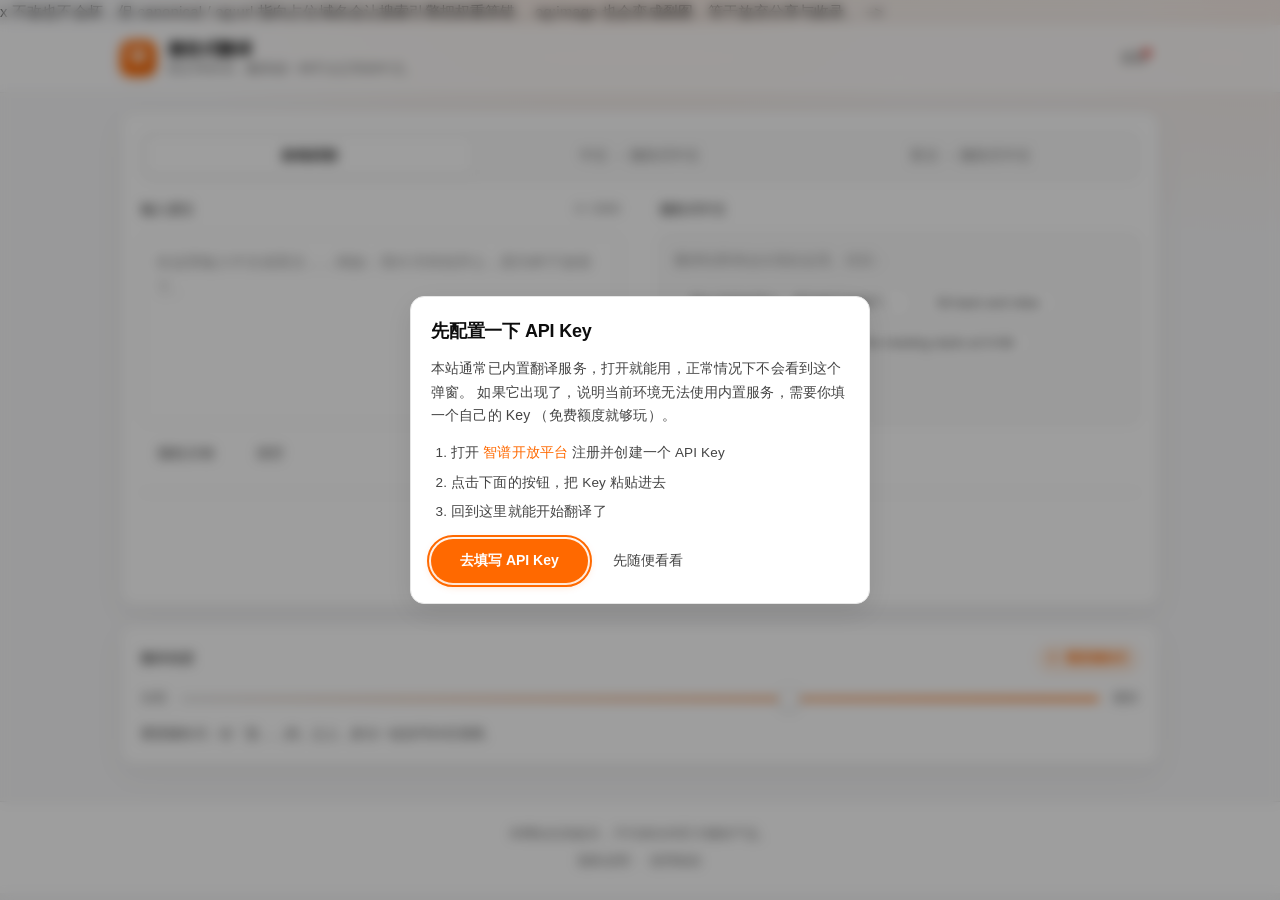
<file: index.html>
<!DOCTYPE html>
<html lang="zh-CN">
<head>
<meta charset="UTF-8" />
<!-- viewport-fit=cover 用于适配 iPhone 刘海屏安全区域 -->
<meta name="viewport" content="width=device-width, initial-scale=1.0, viewport-fit=cover" />
<meta name="theme-color" content="#ff6900" />
<meta name="color-scheme" content="light dark" />

x
     不改也不会坏，但 canonical / og:url 指向占位域名会让搜索引擎把权重算错，
     og:image 也会变成裂图，等于放弃分享与收录。 -->
<title>微软式翻译｜把正常的话，翻译成一种不太正常的中文</title>
<meta name="description" content="输入一句正常的中文或英文，AI 把它改写成一本正经、生硬、直译、语序奇怪但依然看得懂的“微软式中文”。纯娱乐小工具，支持四档机器味调节。" />
<meta name="keywords" content="微软式翻译,机翻,机器翻译,整活,翻译器,娱乐" />
<meta name="robots" content="index, follow" />
<link rel="canonical" href="https://xiiiii422.github.io/msstyle-translate/" />

<!-- Open Graph -->
<meta property="og:type" content="website" />
<meta property="og:site_name" content="微软式翻译" />
<meta property="og:title" content="微软式翻译｜把正常的话，翻译成一种不太正常的中文" />
<meta property="og:description" content="输入一句正常的中文或英文，得到一段一本正经、生硬、直译、语序奇怪的“微软式中文”。纯娱乐。" />
<meta property="og:url" content="https://xiiiii422.github.io/msstyle-translate/" />
<meta property="og:image" content="https://xiiiii422.github.io/msstyle-translate/og-image.png" />
<meta property="og:image:type" content="image/png" />
<meta property="og:image:width" content="1200" />
<meta property="og:image:height" content="630" />
<meta property="og:locale" content="zh_CN" />

<!-- Twitter Card -->
<meta name="twitter:card" content="summary_large_image" />
<meta name="twitter:title" content="微软式翻译" />
<meta name="twitter:description" content="把正常的话，翻译成一种不太正常的中文。" />
<meta name="twitter:image" content="https://xiiiii422.github.io/msstyle-translate/og-image.png" />

<!-- 安全：不把完整 URL 泄露给第三方 -->
<meta name="referrer" content="strict-origin-when-cross-origin" />

<!-- 图标：SVG 给现代浏览器，PNG 给 iOS 主屏与 PWA 安装（iOS 不认 SVG） -->
<link rel="icon" href="icon.svg" type="image/svg+xml" />
<link rel="apple-touch-icon" href="icon-180.png" />
<link rel="manifest" href="manifest.webmanifest" />

<link rel="stylesheet" href="style.css" />
</head>
<body>

<a class="skip-link" href="#inputText">跳到输入框</a>

<!-- ===== 顶部标题 ===== -->
<header class="site-header">
  <div class="wrap header-inner">
    <div class="brand">
      <span class="brand-mark" aria-hidden="true">译</span>
      <div class="brand-text">
        <h1>微软式翻译</h1>
        <p class="tagline">把正常的话，翻译成一种不太正常的中文。</p>
      </div>
    </div>
    <button type="button" class="btn btn-ghost btn-small" id="settingsBtn"
            aria-expanded="false" aria-controls="settingsPanel">设置</button>
  </div>
</header>

<!-- ===== 设置面板（API Key 等） ===== -->
<section class="settings-panel" id="settingsPanel" hidden aria-label="设置">
  <div class="wrap">
    <div class="card settings-card">
      <div class="pane-head">
        <h2 class="pane-title">设置</h2>
        <button type="button" class="btn btn-ghost btn-small" id="settingsCloseBtn">关闭</button>
      </div>

      <div class="field">
        <label class="field-label" for="apiKeyInput">用自己的 API Key（可选）</label>
        <div class="field-row">
          <input type="password" id="apiKeyInput" class="text-input"
                 placeholder="粘贴你的智谱 API Key"
                 autocomplete="off" spellcheck="false" aria-describedby="apiKeyHelp" />
          <button type="button" class="btn btn-ghost" id="toggleKeyBtn"
                  aria-pressed="false" aria-label="显示或隐藏 API Key">显示</button>
        </div>
        <p class="field-help" id="apiKeyHelp">
          本站已内置翻译服务，通常不需要填。只有在想用自己额度、
          或公用额度用尽时才需要。填写的 Key 只保存在你自己浏览器的
          localStorage 里，不会上传到本网站以外的地方。
          <a href="https://bigmodel.cn/usercenter/proj-mgmt/apikeys" target="_blank" rel="noopener noreferrer">获取免费 Key</a>
        </p>
      </div>

      <div class="field">
        <label class="field-label" for="modelSelect">模型</label>
        <select id="modelSelect" class="text-input">
          <option value="glm-4-flash-250414">glm-4-flash-250414（推荐，稳定）</option>
          <option value="glm-4.7-flash">glm-4.7-flash（高峰期易限流）</option>
          <option value="glm-4-flash">glm-4-flash</option>
        </select>
        <p class="field-help">首选模型不可用时会自动切换到备用模型。</p>
      </div>

      <div class="settings-actions">
        <button type="button" class="btn btn-primary" id="saveKeyBtn">保存设置</button>
        <button type="button" class="btn btn-ghost" id="clearKeyBtn">清除我的 Key</button>
      </div>

      <p class="field-help" id="keyStatus" role="status" aria-live="polite"></p>

      <p class="notice notice-inline">
        安全说明：本站的翻译服务由页面内置的加密 Key 提供。纯前端无法真正
        保密 API Key，这一层混淆挡得住随手扒源码和密钥扫描，但挡不住刻意逆向。
        如需严格保密，请改用服务端代理（见 README）。
      </p>
    </div>
  </div>
</section>

<!-- ===== 首次使用引导（仅在内置服务不可用时才会出现） ===== -->
<div class="onboarding" id="onboarding" hidden>
  <div class="card onboarding-card" role="dialog" aria-modal="true" aria-labelledby="onboardingTitle">
    <h2 id="onboardingTitle">先配置一下 API Key</h2>
    <p>
      本站通常已内置翻译服务，打开就能用，正常情况下不会看到这个弹窗。
      如果它出现了，说明当前环境无法使用内置服务，需要你填一个自己的 Key
      （免费额度就够玩）。
    </p>
    <ol class="onboarding-steps">
      <li>打开 <a href="https://bigmodel.cn/usercenter/proj-mgmt/apikeys" target="_blank" rel="noopener noreferrer">智谱开放平台</a> 注册并创建一个 API Key</li>
      <li>点击下面的按钮，把 Key 粘贴进去</li>
      <li>回到这里就能开始翻译了</li>
    </ol>
    <div class="onboarding-actions">
      <button type="button" class="btn btn-primary" id="onboardingSetupBtn">去填写 API Key</button>
      <button type="button" class="btn btn-ghost" id="onboardingSkipBtn">先随便看看</button>
    </div>
  </div>
</div>

<main class="wrap" id="main">

  <!-- ===== 翻译主卡片（含语言模式） ===== -->
  <section class="card translate-card">

    <div class="mode-row" role="radiogroup" aria-label="选择翻译模式">
      <span class="mode-thumb" aria-hidden="true"></span>
      <label class="mode-option">
        <input type="radio" name="mode" value="auto" checked />
        <span>自动识别</span>
      </label>
      <label class="mode-option">
        <input type="radio" name="mode" value="zh" />
        <span>中文 → 微软式中文</span>
      </label>
      <label class="mode-option">
        <input type="radio" name="mode" value="en" />
        <span>英文 → 微软式中文</span>
      </label>
    </div>

    <div class="panes">
      <!-- 输入区 -->
      <div class="pane">
        <div class="pane-head">
          <label class="pane-title" for="inputText">输入原文</label>
          <span class="counter" id="charCounter">0 / 2000</span>
        </div>

        <textarea
          id="inputText"
          class="text-area"
          placeholder="在这里输入中文或英文……例如：我今天特别开心，因为终于放假了。"
          maxlength="2000"
          rows="6"
          spellcheck="false"
          aria-describedby="inputHint"
          autocomplete="off"></textarea>

        <div class="pane-foot">
          <button type="button" class="btn btn-ghost" id="randomBtn">随机示例</button>
          <button type="button" class="btn btn-ghost" id="clearBtn">清空</button>
        </div>
      </div>

      <!-- 中间的箭头（PC 显示箭头，手机显示向下箭头） -->
      <div class="pane-arrow" aria-hidden="true">
        <span class="arrow-glyph">→</span>
      </div>

      <!-- 输出区 -->
      <div class="pane">
        <div class="pane-head">
          <span class="pane-title" id="outputTitle">微软式中文</span>
          <span class="status" id="statusText" role="status" aria-live="polite"></span>
        </div>

        <div class="text-area output-area" id="outputText" tabindex="0"
             role="region" aria-labelledby="outputTitle" aria-live="polite" aria-busy="false">
          <p class="output-placeholder">翻译结果将会出现在这里。它可能不太通顺，但它是认真的。</p>
        </div>

        <div class="pane-foot">
          <button type="button" class="btn btn-ghost" id="copyBtn" disabled>复制结果</button>
          <button type="button" class="btn btn-ghost" id="retryBtn" disabled>重新翻译</button>
        </div>
      </div>
    </div>

    <!-- 主按钮 -->
    <div class="actions">
      <button type="button" class="btn btn-primary" id="translateBtn">开始翻译</button>
      <button type="button" class="btn btn-ghost" id="cancelBtn" hidden>取消</button>
      <p class="hint" id="inputHint">按 <kbd>Ctrl</kbd> <kbd>↵</kbd>（Mac 为 <kbd>⌘</kbd> <kbd>↵</kbd>）也可以开始翻译。最多 2000 字。</p>
    </div>
  </section>

  <!-- ===== 翻译程度 ===== -->
  <section class="card level-card" aria-label="翻译程度">
    <div class="pane-head">
      <label class="pane-title" for="levelRange">翻译程度</label>
      <span class="level-badge" id="levelLabel">3 · 重度微软式</span>
    </div>

    <div class="slider-row">
      <span class="slider-end">自然</span>
      <input type="range" id="levelRange" min="1" max="4" step="1" value="3"
             aria-describedby="levelDesc"
             aria-valuetext="3 · 重度微软式" />
      <span class="slider-end">微软</span>
    </div>

    <p class="level-desc" id="levelDesc">重度微软式：在「是……的」之上，多出一处括号补充强调。</p>
  </section>

  <!-- ===== 历史记录 ===== -->
  <section class="card history-card" id="historyCard" aria-label="历史记录">
    <div class="pane-head">
      <span class="pane-title" id="historyTitle">历史记录</span>
      <button type="button" class="btn btn-ghost btn-small" id="clearHistoryBtn">清空历史</button>
    </div>
    <ul class="history-list" id="historyList" aria-labelledby="historyTitle">
      <li class="history-empty">还没有记录。你的前 10 次翻译将被保存在这台设备上。</li>
    </ul>
    <button type="button" class="btn btn-ghost btn-small history-close"
            id="historyCloseBtn" aria-label="关闭历史记录">关闭</button>
  </section>

  <!-- 移动端历史入口（浮在右下角，桌面隐藏） -->
  <button type="button" class="history-fab" id="historyFab"
          aria-controls="historyCard" aria-expanded="false">历史</button>

</main>

<!-- ===== 底部 ===== -->
<footer class="site-footer">
  <div class="wrap">
    <p>本网站仅供娱乐，不代表任何官方微软产品。</p>
    <p class="footer-links">
      <a href="privacy.html">隐私说明</a>
      <span aria-hidden="true">·</span>
      <a href="terms.html">使用条款</a>
    </p>
  </div>
</footer>

<!-- 轻量提示条（复制成功 / 错误提示） -->
<div class="toast" id="toast" role="status" aria-live="polite"></div>

<!-- 允许部署者通过外部文件覆盖默认配置（可选，见 README）：
     config.js 不存在时会触发 404，这是正常的，onerror 里给一句提示方便排查。
     四个脚本都用 defer，保持执行顺序且不阻塞解析。
     顺序很重要：config.js → secret.js → prompt.js → script.js
       secret.js 里是加密的内置 Key，必须在 script.js 之前就位。 -->
<script src="config.js" defer onerror="console.warn('[微软式翻译] config.js 未找到，将使用 script.js 里的默认配置（这是正常的）。')"></script>
<script src="secret.js" defer></script>
<script src="prompt.js" defer onerror="console.error('[微软式翻译] prompt.js 加载失败，页面无法工作。')"></script>
<script src="script.js" defer></script>
</body>
</html>
</file>
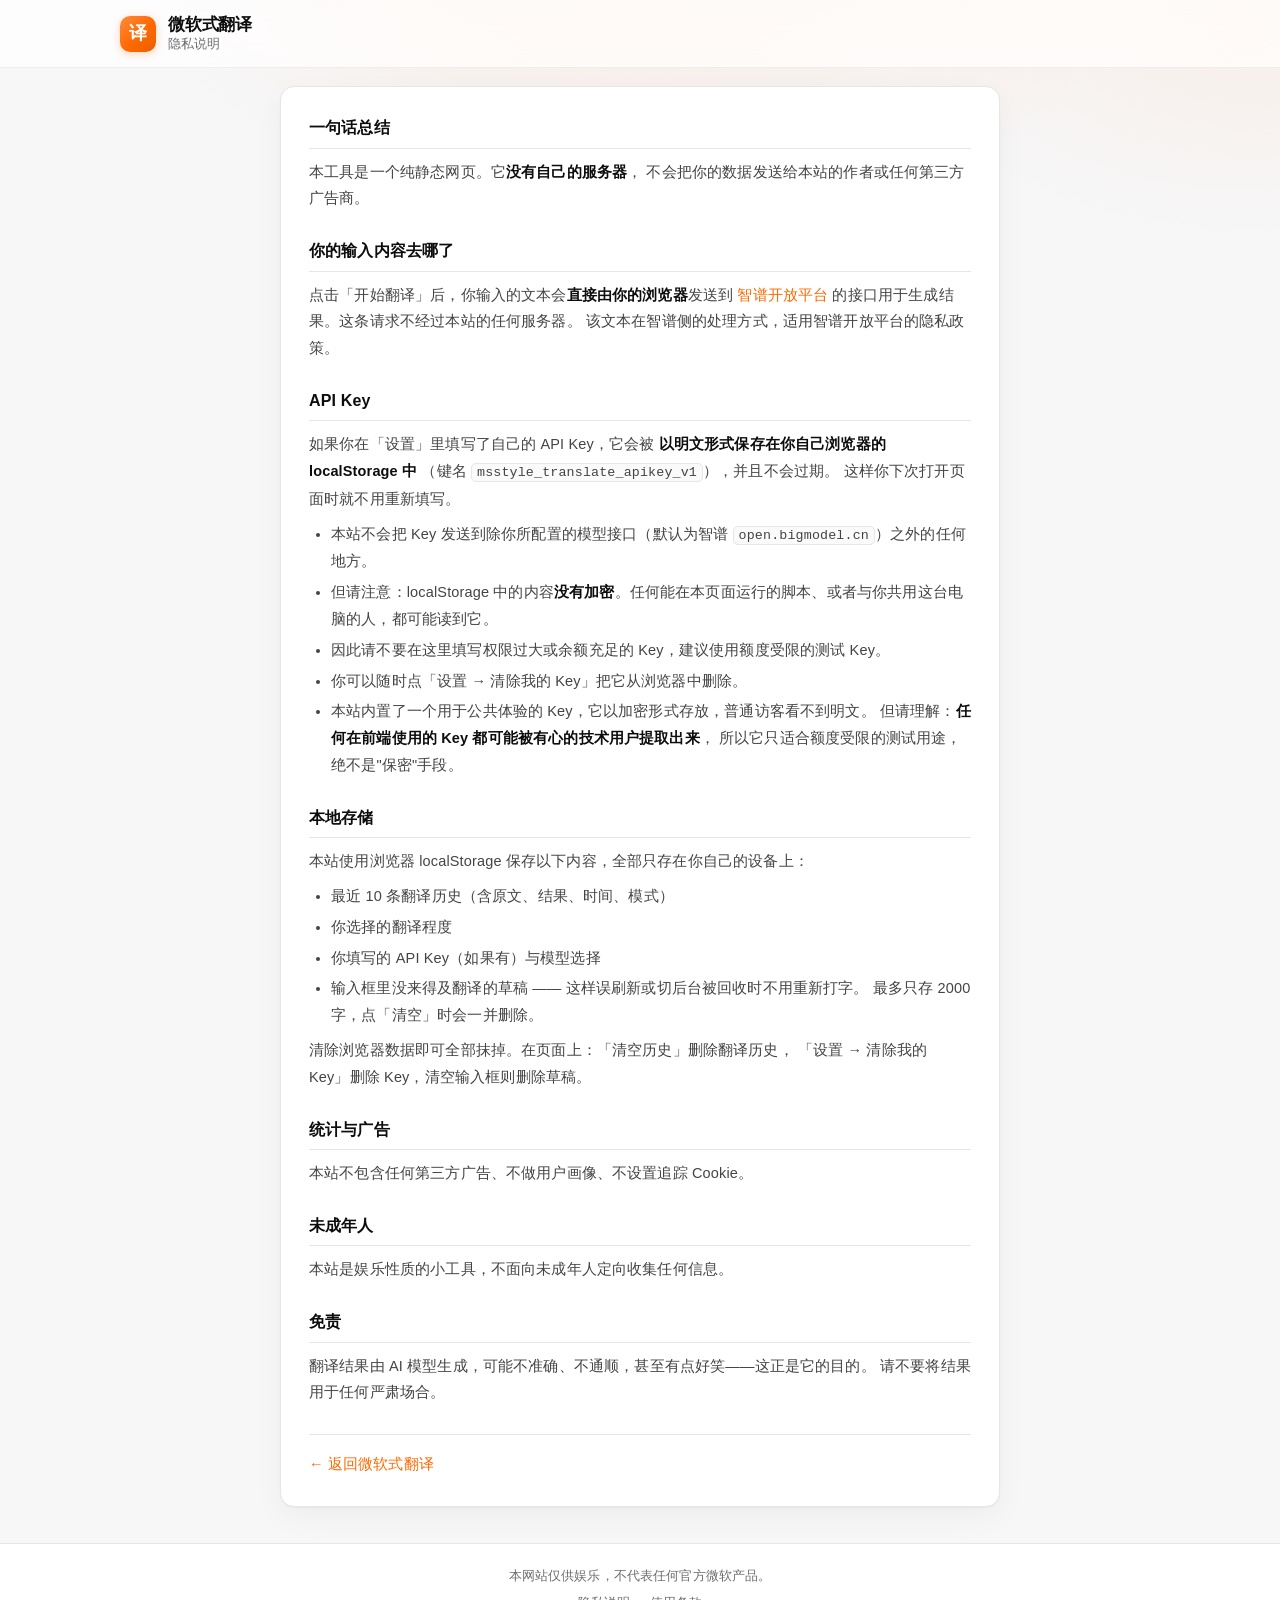
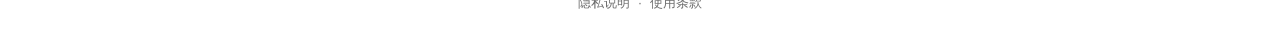
<file: privacy.html>
<!DOCTYPE html>
<html lang="zh-CN">
<head>
<meta charset="UTF-8" />
<meta name="viewport" content="width=device-width, initial-scale=1.0, viewport-fit=cover" />
<meta name="theme-color" content="#ff6900" />
<meta name="robots" content="index, follow" />
<title>隐私说明｜微软式翻译</title>
<meta name="description" content="微软式翻译的隐私说明：本工具不上传、不存储你的任何数据。" />
<link rel="icon" href="icon.svg" />
<link rel="stylesheet" href="style.css" />
</head>
<body>

<header class="site-header">
  <div class="wrap header-inner">
    <div class="brand">
      <a class="brand-mark" href="index.html" aria-label="返回首页">译</a>
      <div class="brand-text">
        <h1><a class="plain-link" href="index.html">微软式翻译</a></h1>
        <p class="tagline">隐私说明</p>
      </div>
    </div>
  </div>
</header>

<main class="wrap">
  <article class="card doc">
    <h2>一句话总结</h2>
    <p>
      本工具是一个纯静态网页。它<strong>没有自己的服务器</strong>，
      不会把你的数据发送给本站的作者或任何第三方广告商。
    </p>

    <h2>你的输入内容去哪了</h2>
    <p>
      点击「开始翻译」后，你输入的文本会<strong>直接由你的浏览器</strong>发送到
      <a href="https://open.bigmodel.cn/" target="_blank" rel="noopener noreferrer">智谱开放平台</a>
      的接口用于生成结果。这条请求不经过本站的任何服务器。
      该文本在智谱侧的处理方式，适用智谱开放平台的隐私政策。
    </p>

    <h2>API Key</h2>
    <p>
      如果你在「设置」里填写了自己的 API Key，它会被
      <strong>以明文形式保存在你自己浏览器的 localStorage 中</strong>
      （键名 <code>msstyle_translate_apikey_v1</code>），并且不会过期。
      这样你下次打开页面时就不用重新填写。
    </p>
    <ul>
      <li>本站不会把 Key 发送到除你所配置的模型接口（默认为智谱 <code>open.bigmodel.cn</code>）之外的任何地方。</li>
      <li>但请注意：localStorage 中的内容<strong>没有加密</strong>。任何能在本页面运行的脚本、或者与你共用这台电脑的人，都可能读到它。</li>
      <li>因此请不要在这里填写权限过大或余额充足的 Key，建议使用额度受限的测试 Key。</li>
      <li>你可以随时点「设置 → 清除我的 Key」把它从浏览器中删除。</li>
      <li>
        本站内置了一个用于公共体验的 Key，它以加密形式存放，普通访客看不到明文。
        但请理解：<strong>任何在前端使用的 Key 都可能被有心的技术用户提取出来</strong>，
        所以它只适合额度受限的测试用途，绝不是"保密"手段。
      </li>
    </ul>

    <h2>本地存储</h2>
    <p>本站使用浏览器 localStorage 保存以下内容，全部只存在你自己的设备上：</p>
    <ul>
      <li>最近 10 条翻译历史（含原文、结果、时间、模式）</li>
      <li>你选择的翻译程度</li>
      <li>你填写的 API Key（如果有）与模型选择</li>
      <li>输入框里没来得及翻译的草稿 —— 这样误刷新或切后台被回收时不用重新打字。
        最多只存 2000 字，点「清空」时会一并删除。</li>
    </ul>
    <p>清除浏览器数据即可全部抹掉。在页面上：「清空历史」删除翻译历史，
      「设置 → 清除我的 Key」删除 Key，清空输入框则删除草稿。</p>

    <h2>统计与广告</h2>
    <p>本站不包含任何第三方广告、不做用户画像、不设置追踪 Cookie。</p>

    <h2>未成年人</h2>
    <p>本站是娱乐性质的小工具，不面向未成年人定向收集任何信息。</p>

    <h2>免责</h2>
    <p>
      翻译结果由 AI 模型生成，可能不准确、不通顺，甚至有点好笑——这正是它的目的。
      请不要将结果用于任何严肃场合。
    </p>

    <p class="doc-back"><a href="index.html">← 返回微软式翻译</a></p>
  </article>
</main>

<footer class="site-footer">
  <div class="wrap">
    <p>本网站仅供娱乐，不代表任何官方微软产品。</p>
    <p class="footer-links">
      <a href="privacy.html">隐私说明</a>
      <span aria-hidden="true">·</span>
      <a href="terms.html">使用条款</a>
    </p>
  </div>
</footer>

</body>
</html>
</file>
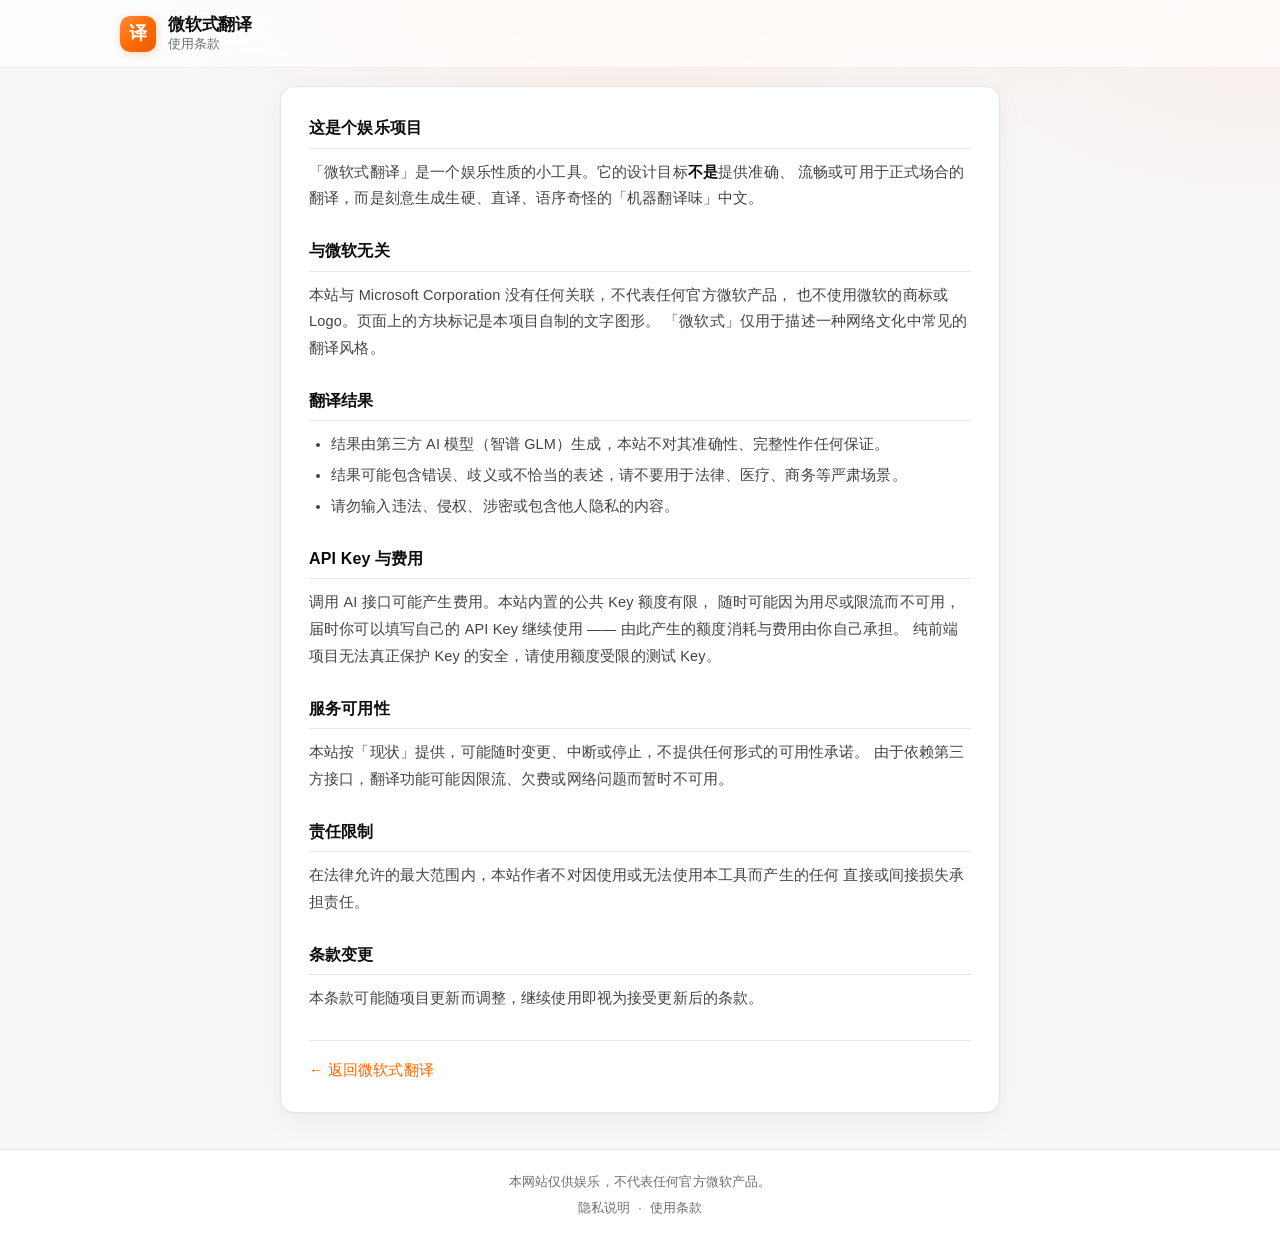
<file: terms.html>
<!DOCTYPE html>
<html lang="zh-CN">
<head>
<meta charset="UTF-8" />
<meta name="viewport" content="width=device-width, initial-scale=1.0, viewport-fit=cover" />
<meta name="theme-color" content="#ff6900" />
<meta name="robots" content="index, follow" />
<title>使用条款｜微软式翻译</title>
<meta name="description" content="微软式翻译的使用条款。" />
<link rel="icon" href="icon.svg" />
<link rel="stylesheet" href="style.css" />
</head>
<body>

<header class="site-header">
  <div class="wrap header-inner">
    <div class="brand">
      <a class="brand-mark" href="index.html" aria-label="返回首页">译</a>
      <div class="brand-text">
        <h1><a class="plain-link" href="index.html">微软式翻译</a></h1>
        <p class="tagline">使用条款</p>
      </div>
    </div>
  </div>
</header>

<main class="wrap">
  <article class="card doc">
    <h2>这是个娱乐项目</h2>
    <p>
      「微软式翻译」是一个娱乐性质的小工具。它的设计目标<strong>不是</strong>提供准确、
      流畅或可用于正式场合的翻译，而是刻意生成生硬、直译、语序奇怪的「机器翻译味」中文。
    </p>

    <h2>与微软无关</h2>
    <p>
      本站与 Microsoft Corporation 没有任何关联，不代表任何官方微软产品，
      也不使用微软的商标或 Logo。页面上的方块标记是本项目自制的文字图形。
      「微软式」仅用于描述一种网络文化中常见的翻译风格。
    </p>

    <h2>翻译结果</h2>
    <ul>
      <li>结果由第三方 AI 模型（智谱 GLM）生成，本站不对其准确性、完整性作任何保证。</li>
      <li>结果可能包含错误、歧义或不恰当的表述，请不要用于法律、医疗、商务等严肃场景。</li>
      <li>请勿输入违法、侵权、涉密或包含他人隐私的内容。</li>
    </ul>

    <h2>API Key 与费用</h2>
    <p>
      调用 AI 接口可能产生费用。本站内置的公共 Key 额度有限，
      随时可能因为用尽或限流而不可用，届时你可以填写自己的 API Key 继续使用 ——
      由此产生的额度消耗与费用由你自己承担。
      纯前端项目无法真正保护 Key 的安全，请使用额度受限的测试 Key。
    </p>

    <h2>服务可用性</h2>
    <p>
      本站按「现状」提供，可能随时变更、中断或停止，不提供任何形式的可用性承诺。
      由于依赖第三方接口，翻译功能可能因限流、欠费或网络问题而暂时不可用。
    </p>

    <h2>责任限制</h2>
    <p>
      在法律允许的最大范围内，本站作者不对因使用或无法使用本工具而产生的任何
      直接或间接损失承担责任。
    </p>

    <h2>条款变更</h2>
    <p>本条款可能随项目更新而调整，继续使用即视为接受更新后的条款。</p>

    <p class="doc-back"><a href="index.html">← 返回微软式翻译</a></p>
  </article>
</main>

<footer class="site-footer">
  <div class="wrap">
    <p>本网站仅供娱乐，不代表任何官方微软产品。</p>
    <p class="footer-links">
      <a href="privacy.html">隐私说明</a>
      <span aria-hidden="true">·</span>
      <a href="terms.html">使用条款</a>
    </p>
  </div>
</footer>

</body>
</html>
</file>
<file: style.css>
/* ==========================================================================
   微软式翻译 · style.css
   设计语言：OpenAI 的中性灰阶 + Apple 的排版/圆角/毛玻璃 + 小米橙作强调色
   所有类名与 index.html / script.js 的契约保持不变（73 个类名，逐一保留）
   ========================================================================== */

/* ---------- 1. 设计变量 ---------- */
:root {
  --bg: #f7f7f8;
  --panel: #ffffff;
  --panel-alt: #fafafa;
  --panel-hover: #f0f0f1;

  --accent: #ff6900;            /* 小米橙 */
  --accent-hover: #e85e00;
  --accent-soft: #fff3ea;
  --accent-border: #ffd9bd;

  --text: #0d0d0d;              /* OpenAI 近黑 */
  --text-soft: #444444;
  --text-muted: #6e6e6e;
  --placeholder: #8f8f8f;

  --border: #e6e6e6;
  --border-strong: #d4d4d4;

  --danger: #d93025;
  --success: #0f8a3d;
  --warn-text: #9a6b00;

  --radius: 14px;               /* Apple 风 */
  --radius-sm: 10px;
  --radius-xs: 8px;

  --shadow-card: 0 1px 2px rgba(0,0,0,.04);
  --shadow-pop: 0 8px 30px rgba(0,0,0,.10);
  --shadow-soft: 0 1px 2px rgba(0,0,0,.04), 0 10px 30px rgba(0,0,0,.045);

  --font: -apple-system, BlinkMacSystemFont, "SF Pro Text", "Segoe UI Variable",
          "Segoe UI", "MiSans", "HarmonyOS Sans SC", "PingFang SC",
          "Microsoft YaHei UI", "Microsoft YaHei", "Helvetica Neue", Arial, sans-serif;

  --wrap: 1080px;
  --ease: cubic-bezier(.4, 0, .2, 1);
  --ease-out: cubic-bezier(.16, 1, .3, 1);   /* 苹果式回弹曲线 */

  /* 页面底噪：一层极淡的暖色光晕，让纯白页面有空间感（Apple / Xiaomi 常用） */
  --ambient:
    radial-gradient(58% 46% at 50% -8%, rgba(255, 105, 0, .10), rgba(255, 105, 0, 0) 72%),
    radial-gradient(44% 38% at 98% 0%, rgba(255, 138, 61, .09), rgba(255, 138, 61, 0) 70%);

  /* 分段控件的游标位置（0/1/2），由 JS 写在 .mode-row 上 */
  --seg: 0;
  /* 入场动画的错落序号，由 JS 写在各个元素上 */
  --i: 0;
}

/* ---------- 2. 基础重置 ---------- */
* { box-sizing: border-box; }

html {
  -webkit-text-size-adjust: 100%;
  text-size-adjust: 100%;
  scroll-behavior: smooth;
}

body {
  margin: 0;
  background-color: var(--bg);
  background-image: var(--ambient);
  background-repeat: no-repeat;
  background-attachment: fixed;
  color: var(--text);
  font-family: var(--font);
  font-size: 15px;
  line-height: 1.65;
  letter-spacing: .01em;
  overflow-x: hidden;
  -webkit-font-smoothing: antialiased;
  -moz-osx-font-smoothing: grayscale;
}

h1, h2, p, ul, li { margin: 0; padding: 0; }
ul { list-style: none; }
button { font-family: inherit; }

/* hidden 属性必须永远生效。
   浏览器默认的 [hidden]{display:none} 优先级极低，任何 `.btn{display:inline-flex}`
   这样的类选择器都能盖掉它 —— 实测「取消」按钮因此一直显示在页面上。 */
[hidden] { display: none !important; }

.wrap {
  width: 100%;
  max-width: var(--wrap);
  margin: 0 auto;
  padding: 0 20px;
}

::selection { background: var(--accent-soft); color: var(--text); }

/* ---------- 3. 顶栏：毛玻璃 + 吸顶 ---------- */
.site-header {
  position: sticky;
  top: 0;
  z-index: 40;
  background: rgba(255, 255, 255, .72);
  -webkit-backdrop-filter: saturate(180%) blur(20px);
  backdrop-filter: saturate(180%) blur(20px);
  border-bottom: 1px solid rgba(0, 0, 0, .06);
  padding: 14px 0;
  transition: box-shadow .3s var(--ease), background .3s var(--ease);
}

/* 滚动后"浮起来"：Apple 顶栏的经典细节 */
.site-header.is-scrolled {
  box-shadow: 0 1px 0 rgba(0, 0, 0, .04), 0 6px 24px rgba(0, 0, 0, .06);
  background: rgba(255, 255, 255, .84);
}

.header-inner {
  display: flex;
  align-items: center;
  justify-content: space-between;
  gap: 12px;
}

.brand {
  display: flex;
  align-items: center;
  gap: 12px;
  min-width: 0;
}

.brand-mark {
  flex: 0 0 auto;
  width: 36px;
  height: 36px;
  border-radius: 10px;
  background: linear-gradient(135deg, #ff8a3d, var(--accent) 55%, #e85e00);
  color: #fff;
  font-size: 18px;
  font-weight: 600;
  display: flex;
  align-items: center;
  justify-content: center;
  user-select: none;
  box-shadow: 0 2px 8px rgba(255, 105, 0, .28);
}

.brand-text { min-width: 0; }

.site-header h1 {
  font-size: 17px;
  font-weight: 600;
  letter-spacing: -.01em;
  line-height: 1.25;
}

.tagline {
  font-size: 12.5px;
  color: var(--text-muted);
  line-height: 1.35;
  margin-top: 1px;
}

/* ---------- 4. 卡片 ---------- */
main.wrap { padding-bottom: 8px; }

.card {
  background: var(--panel);
  border: 1px solid var(--border);
  border-radius: var(--radius);
  box-shadow: var(--shadow-soft);
  padding: 20px;
  margin-top: 18px;
  transition: border-color .2s var(--ease), box-shadow .3s var(--ease);
}

/* 入场：卡片自上而下错落浮现（序号由 JS 写进 --i，见 revealAll()）
   both + 延迟 = 元素在延迟期间保持在"未出现"状态，不会闪一下再动。 */
.reveal {
  animation: riseIn .52s var(--ease-out) both;
  animation-delay: calc(var(--i) * 70ms);
}

@keyframes riseIn {
  from { opacity: 0; transform: translateY(14px) scale(.994); }
  to   { opacity: 1; transform: none; }
}

@media (prefers-reduced-motion: reduce) {
  .reveal { animation: none; }
}

.pane-head {
  display: flex;
  align-items: center;
  justify-content: space-between;
  gap: 8px;
  margin-bottom: 10px;
  min-height: 28px;
  flex-wrap: wrap;
}

.pane-title {
  font-size: 13px;
  font-weight: 600;
  letter-spacing: .02em;
  color: var(--text-muted);
}

.counter,
.status {
  font-size: 12px;
  color: var(--text-muted);
  font-variant-numeric: tabular-nums;
}

.counter.is-over { color: var(--danger); font-weight: 600; }
.counter.is-warn { color: var(--accent); font-weight: 500; }

.status.is-busy { color: var(--accent); }
.status.is-error { color: var(--danger); }
.status.is-done { color: var(--success); }

/* ---------- 5. 语言模式：分段控件（Apple 风，内嵌于翻译卡片顶部） ---------- */
.mode-row {
  position: relative;
  display: flex;
  gap: 4px;
  background: var(--panel-alt);
  border: 1px solid var(--border);
  border-radius: var(--radius-sm);
  padding: 4px;
  margin-bottom: 16px;
}

/* 选中态的"游标"：一块会滑动的白色药丸，而不是瞬移的背景色。
   宽度 = (内容宽 - 两个 4px 间隙) / 3；位移用自身宽度百分比算，天然跟手。 */
.mode-thumb {
  position: absolute;
  top: 4px;
  bottom: 4px;
  left: 0;
  width: calc((100% - 16px) / 3);
  border-radius: var(--radius-xs);
  background: var(--panel);
  box-shadow: 0 1px 3px rgba(0,0,0,.10), 0 0 0 1px rgba(0,0,0,.02);
  transform: translateX(calc(4px + var(--seg) * (100% + 4px)));
  transition: transform .34s var(--ease-out);
  pointer-events: none;
}

.mode-option {
  position: relative;
  z-index: 1;
  flex: 1 1 0;
  display: inline-flex;
  align-items: center;
  justify-content: center;
  gap: 6px;
  padding: 8px 10px;
  border-radius: var(--radius-xs);
  font-size: 13.5px;
  font-weight: 500;
  color: var(--text-muted);
  cursor: pointer;
  user-select: none;
  transition: color .2s var(--ease);
  min-height: 38px;
  text-align: center;
}

.mode-option input {
  position: absolute;
  opacity: 0;
  width: 1px;
  height: 1px;
  margin: 0;
}

.mode-option:hover { color: var(--text-soft); }

.mode-option:has(input:checked) {
  color: var(--text);
  font-weight: 600;
}

.mode-option:has(input:focus-visible) {
  outline: 2px solid var(--accent);
  outline-offset: 2px;
}

/* ---------- 6. 翻译主卡片 ---------- */
.panes {
  display: grid;
  grid-template-columns: 1fr 40px 1fr;
  align-items: stretch;
}

.pane {
  display: flex;
  flex-direction: column;
  min-width: 0;
}

.pane-arrow {
  display: flex;
  align-items: center;
  justify-content: center;
  color: var(--accent);
}

.arrow-glyph { font-size: 18px; line-height: 1; }

/* 翻译中：中间的箭头开始"呼吸"，让等待有方向感 */
.translate-card.is-loading .arrow-glyph {
  animation: arrowPulse 1.2s var(--ease) infinite;
}

@keyframes arrowPulse {
  0%, 100% { opacity: .35; }
  50%      { opacity: 1; }
}

.pane-foot {
  display: flex;
  gap: 8px;
  margin-top: 10px;
  flex-wrap: wrap;
}

/* ---------- 7. 文本域 ---------- */
.text-area {
  width: 100%;
  min-height: 190px;
  padding: 14px;
  border: 1px solid var(--border);
  border-radius: var(--radius-sm);
  background: var(--panel);
  color: var(--text);
  font-family: inherit;
  font-size: 15px;
  line-height: 1.7;
  overflow-wrap: anywhere;
  word-break: break-word;
  white-space: pre-wrap;
  overflow-y: auto;
  overflow-x: hidden;
  -webkit-overflow-scrolling: touch;
  transition: border-color .18s var(--ease), box-shadow .18s var(--ease);
}

textarea.text-area {
  resize: none;
  max-height: 46vh;
  outline: none;
  display: block;
}

textarea.text-area:focus {
  border-color: var(--accent);
  box-shadow: 0 0 0 3px var(--accent-soft);
}

textarea.text-area::placeholder { color: var(--placeholder); }

/* 校验失败时轻轻抖一下：比只弹一句 toast 更容易被注意到 */
.text-area.is-shake { animation: shake .42s var(--ease); }

@keyframes shake {
  10%, 90%  { transform: translateX(-1px); }
  20%, 80%  { transform: translateX(2px); }
  30%, 50%, 70% { transform: translateX(-4px); }
  40%, 60%  { transform: translateX(4px); }
}

.output-area {
  background: var(--panel-alt);
  border-color: var(--border);
  min-height: 190px;
  max-height: 46vh;
  outline: none;
  flex: 1 1 auto;
}

.output-area:focus-visible {
  border-color: var(--accent);
  box-shadow: 0 0 0 3px var(--accent-soft);
}

.output-placeholder { color: var(--placeholder); font-size: 14px; }

.output-placeholder + .chips { margin-top: 14px; }

/* 完成态：输出区短暂的成功描边（Apple 风微反馈） */
.output-area.is-success {
  border-color: var(--success);
  animation: successGlow 1.2s var(--ease);
}

@keyframes successGlow {
  0%   { box-shadow: 0 0 0 0 rgba(15, 138, 61, .30); }
  70%  { box-shadow: 0 0 0 6px rgba(15, 138, 61, 0); }
  100% { box-shadow: 0 0 0 0 rgba(15, 138, 61, 0); }
}

@media (prefers-reduced-motion: reduce) {
  .output-area.is-success { animation: none; }
}

.output-text {
  font-size: 15.5px;
  line-height: 1.8;
  color: var(--text);
}

/* 结果渐现：完成时淡入 + 轻微上移 + 去模糊，而不是瞬间跳出 */
.output-fade-in {
  animation: fadeUp .42s var(--ease-out) both;
}

@keyframes fadeUp {
  from { opacity: 0; transform: translateY(8px); filter: blur(3px); }
  to   { opacity: 1; transform: none; filter: none; }
}

@media (prefers-reduced-motion: reduce) {
  .output-fade-in { animation: none; }
}

/* 骨架屏：等结果时给一个"正在成文"的形状，比一行字更有进度感 */
.skeleton {
  display: flex;
  flex-direction: column;
  gap: 9px;
  margin-top: 14px;
}

.skeleton span {
  display: block;
  height: 10px;
  border-radius: 99px;
  background: linear-gradient(90deg,
    var(--panel-hover) 20%, var(--panel-alt) 45%, var(--panel-hover) 70%);
  background-size: 220% 100%;
  animation: shimmer 1.5s linear infinite;
}

.skeleton span:nth-child(2) { width: 84%; }
.skeleton span:nth-child(3) { width: 62%; }

@keyframes shimmer {
  from { background-position: 220% 0; }
  to   { background-position: -220% 0; }
}

/* 加载动画 */
.loading-bar {
  position: relative;
  height: 3px;
  margin-top: 14px;
  background: var(--panel-hover);
  border-radius: 99px;
  overflow: hidden;
}

.loading-bar::after {
  content: "";
  position: absolute;
  inset: 0 auto 0 0;
  width: 38%;
  background: linear-gradient(90deg, transparent, var(--accent), transparent);
  animation: slide 1.2s var(--ease) infinite;
}

@keyframes slide {
  from { transform: translateX(-100%); }
  to   { transform: translateX(320%); }
}

@media (prefers-reduced-motion: reduce) {
  .loading-bar::after { animation-duration: 2.4s; }
}

/* ---------- 8. 按钮 ---------- */
.btn {
  border-radius: 99px;                 /* 胶囊按钮 */
  border: 1px solid transparent;
  cursor: pointer;
  font-size: 14px;
  font-weight: 500;
  padding: 8px 16px;
  min-height: 40px;
  display: inline-flex;
  align-items: center;
  justify-content: center;
  gap: 6px;
  transition: background .18s var(--ease), border-color .18s var(--ease),
              color .18s var(--ease), box-shadow .18s var(--ease),
              transform .12s var(--ease);
  -webkit-tap-highlight-color: transparent;
  touch-action: manipulation;
}

.btn:focus-visible {
  outline: 2px solid var(--accent);
  outline-offset: 2px;
}

.btn:active:not(:disabled) { transform: scale(.97); }

.btn-primary {
  position: relative;
  overflow: hidden;
  background: var(--accent);
  color: #fff;
  font-weight: 600;
  padding: 10px 28px;
  min-height: 44px;
  box-shadow: 0 2px 10px rgba(255, 105, 0, .30);
}

/* 悬停时一道光斜扫而过（小米/苹果发布会常见的细节，幅度很轻） */
.btn-primary::after {
  content: "";
  position: absolute;
  inset: 0;
  background: linear-gradient(100deg,
    rgba(255,255,255,0) 25%, rgba(255,255,255,.28) 50%, rgba(255,255,255,0) 75%);
  transform: translateX(-130%);
  transition: transform .65s var(--ease-out);
  pointer-events: none;
}

.btn-primary:hover:enabled::after { transform: translateX(130%); }

.btn-primary:hover:not(:disabled) {
  background: var(--accent-hover);
  box-shadow: 0 4px 16px rgba(255, 105, 0, .34);
}

.btn-small { padding: 5px 12px; min-height: 32px; font-size: 13px; }

.btn:disabled { opacity: .45; cursor: not-allowed; }

/* 次级按钮：OpenAI 风——无边框纯文字，hover 才出现底色 */
.btn-ghost {
  background: transparent;
  border-color: transparent;
  color: var(--text-soft);
  font-weight: 500;
}

.btn-ghost:hover:not(:disabled) {
  background: var(--panel-hover);
  border-color: transparent;
  color: var(--text);
}

/* ---------- 8b. 建议芯片（ChatGPT 风空状态） ---------- */
.chips {
  display: flex;
  flex-wrap: wrap;
  gap: 8px;
  margin-top: 14px;
}

.chip {
  border: 1px solid var(--border);
  background: var(--panel);
  color: var(--text-soft);
  font-family: inherit;
  font-size: 13px;
  padding: 6px 14px;
  border-radius: 99px;
  cursor: pointer;
  transition: border-color .15s var(--ease), background .15s var(--ease),
              color .15s var(--ease), transform .18s var(--ease-out),
              box-shadow .2s var(--ease);
  -webkit-tap-highlight-color: transparent;
  touch-action: manipulation;
  animation: chipIn .42s var(--ease-out) both;
  animation-delay: calc(var(--i) * 45ms);
}

@keyframes chipIn {
  from { opacity: 0; transform: translateY(6px) scale(.96); }
  to   { opacity: 1; transform: none; }
}

.chip:hover {
  border-color: var(--accent);
  background: var(--accent-soft);
  color: var(--text);
  transform: translateY(-1px);
  box-shadow: var(--shadow-card);
}

.chip:active { transform: scale(.96); }
.chip:focus-visible { outline: 2px solid var(--accent); outline-offset: 2px; }

/* ---------- 8c. 主按钮内嵌 spinner（纯 CSS ::before，无 JS innerHTML） ---------- */
@keyframes spin { to { transform: rotate(360deg); } }

.btn-primary.is-busy { gap: 8px; }

.btn-primary.is-busy::before {
  content: "";
  width: 14px;
  height: 14px;
  border: 2px solid rgba(255, 255, 255, .35);
  border-top-color: #fff;
  border-radius: 50%;
  animation: spin .7s linear infinite;
  flex: 0 0 auto;
}

.btn-primary:disabled { opacity: .75; cursor: progress; }

/* ---------- 9. 主操作区 ---------- */
.actions {
  margin-top: 18px;
  padding-top: 16px;
  border-top: 1px solid var(--border);
  display: flex;
  flex-direction: column;
  align-items: center;
  gap: 10px;
}

.hint {
  font-size: 12px;
  color: var(--text-muted);
  text-align: center;
}

/* 键帽样式（GitHub / Notion 风） */
kbd {
  display: inline-block;
  padding: 1px 6px;
  font-family: inherit;
  font-size: 11px;
  font-weight: 500;
  line-height: 1.5;
  color: var(--text-soft);
  background: var(--panel-alt);
  border: 1px solid var(--border-strong);
  border-bottom-width: 2px;
  border-radius: 5px;
  vertical-align: baseline;
}

/* 输入框聚焦时主按钮微微提亮（OpenAI 输入框风） */
.btn-primary:enabled { transition: box-shadow .2s var(--ease), background .2s var(--ease); }

.translate-card:focus-within .btn-primary:enabled {
  box-shadow: 0 2px 14px rgba(255, 105, 0, .38);
}

/* ---------- 10. 滑块 ---------- */
.level-badge {
  font-size: 12px;
  font-weight: 600;
  color: var(--accent);
  background: var(--accent-soft);
  border: 1px solid var(--accent-border);
  border-radius: 99px;
  padding: 3px 11px;
  white-space: nowrap;
  font-variant-numeric: tabular-nums;
}

/* 档位变化时轻轻弹一下，确认"确实换了" */
.level-badge.is-pop { animation: badgePop .36s var(--ease-out); }

@keyframes badgePop {
  0%   { transform: scale(.9); }
  55%  { transform: scale(1.06); }
  100% { transform: scale(1); }
}

.slider-row {
  display: flex;
  align-items: center;
  gap: 12px;
  margin-top: 4px;
}

.slider-end {
  font-size: 12.5px;
  color: var(--text-muted);
  white-space: nowrap;
}

input[type="range"] {
  -webkit-appearance: none;
  appearance: none;
  flex: 1 1 auto;
  min-width: 0;
  height: 28px;
  background: transparent;
  cursor: pointer;
}

input[type="range"]::-webkit-slider-runnable-track {
  height: 4px;
  border-radius: 99px;
  background: linear-gradient(to right, var(--border-strong), var(--accent));
}

input[type="range"]::-webkit-slider-thumb {
  -webkit-appearance: none;
  appearance: none;
  width: 22px;
  height: 22px;
  margin-top: -9px;
  border-radius: 50%;
  background: #fff;
  border: none;
  box-shadow: 0 1px 4px rgba(0,0,0,.25), 0 0 0 1px rgba(0,0,0,.04);
  transition: transform .12s var(--ease);
}

input[type="range"]:active::-webkit-slider-thumb { transform: scale(1.12); }

input[type="range"]::-moz-range-track {
  height: 4px;
  border-radius: 99px;
  background: linear-gradient(to right, var(--border-strong), var(--accent));
}

input[type="range"]::-moz-range-thumb {
  width: 22px;
  height: 22px;
  border-radius: 50%;
  background: #fff;
  border: none;
  box-shadow: 0 1px 4px rgba(0,0,0,.25);
}

input[type="range"]:focus-visible {
  outline: 2px solid var(--accent);
  outline-offset: 2px;
  border-radius: 99px;
}

.level-desc { margin-top: 8px; font-size: 13px; color: var(--text-soft); }

/* ---------- 11. 历史记录 ---------- */
.history-list {
  display: flex;
  flex-direction: column;
  gap: 8px;
  max-height: 400px;
  overflow-y: auto;
  -webkit-overflow-scrolling: touch;
}

.history-empty { font-size: 13px; color: var(--text-muted); padding: 8px 2px; }

.history-item {
  border: 1px solid var(--border);
  border-radius: var(--radius-sm);
  background: var(--panel);
  padding: 12px 14px;
  cursor: pointer;
  transition: border-color .15s var(--ease), background .15s var(--ease),
              transform .18s var(--ease-out), box-shadow .2s var(--ease);
  animation: riseIn .36s var(--ease-out) both;
  animation-delay: calc(var(--i) * 38ms);
}

.history-item:hover {
  border-color: var(--accent-border);
  background: var(--accent-soft);
  transform: translateY(-1px);
  box-shadow: var(--shadow-card);
}

.history-item:active { transform: scale(.995); }
.history-item:focus-visible { outline: 2px solid var(--accent); outline-offset: 2px; }

/* 单条复制：视觉轻，hover 才出现 */
.history-copy {
  margin-left: auto;
  border: none;
  background: transparent;
  color: var(--text-muted);
  font-family: inherit;
  font-size: 11.5px;
  font-weight: 500;
  padding: 2px 8px;
  border-radius: 6px;
  cursor: pointer;
  opacity: 0;
  transition: opacity .15s var(--ease), background .15s var(--ease), color .15s var(--ease);
  -webkit-tap-highlight-color: transparent;
}

.history-item:hover .history-copy,
.history-item:focus-visible .history-copy,
.history-item:focus-within .history-copy { opacity: 1; }

.history-copy:hover { background: var(--accent-soft); color: var(--accent); }
.history-copy:focus-visible { outline: 2px solid var(--accent); outline-offset: 1px; opacity: 1; }

.history-copy.is-done { color: var(--success); opacity: 1; }

/* 无记录时整张卡片收起 */
.history-card[hidden] { display: none; }

/* 触屏设备：没有 hover，复制按钮常驻（ opacity 探测不准，用 pointer 粗略区分） */
@media (hover: none) {
  .history-copy { opacity: 1; }
}

.history-meta {
  display: flex;
  gap: 8px;
  align-items: center;
  flex-wrap: wrap;
  font-size: 11.5px;
  color: var(--text-muted);
  margin-bottom: 6px;
  font-variant-numeric: tabular-nums;
}

.history-tag {
  background: var(--panel-alt);
  border: 1px solid var(--border);
  border-radius: 6px;
  padding: 1px 8px;
  color: var(--text-soft);
  font-weight: 500;
}

.history-src,
.history-dst {
  font-size: 13.5px;
  overflow-wrap: anywhere;
  word-break: break-word;
  display: -webkit-box;
  -webkit-line-clamp: 2;
  line-clamp: 2;
  -webkit-box-orient: vertical;
  overflow: hidden;
}

.history-src { color: var(--text-muted); }
.history-dst { color: var(--text); margin-top: 4px; font-weight: 500; }
.history-dst::before { content: "→ "; color: var(--accent); }

/* ---------- 12. 设置面板 ---------- */
.settings-panel {
  background: var(--panel);
  border-bottom: 1px solid var(--border);
  padding: 6px 0 18px;
  animation: panelIn .22s var(--ease);
}

@keyframes panelIn {
  from { opacity: 0; transform: translateY(-6px); }
  to   { opacity: 1; transform: none; }
}

.settings-card { margin-top: 14px; }

.field { margin-top: 14px; }

.field-label {
  display: block;
  font-size: 13px;
  font-weight: 600;
  margin-bottom: 6px;
}

.field-row { display: flex; gap: 8px; align-items: stretch; }

.text-input {
  flex: 1 1 auto;
  min-width: 0;
  width: 100%;
  padding: 10px 14px;
  border: 1px solid var(--border-strong);
  border-radius: var(--radius-xs);
  background: var(--panel);
  color: var(--text);
  font-family: inherit;
  /* 16px 可以避免 iOS 聚焦时自动放大页面 */
  font-size: 16px;
  line-height: 1.4;
  min-height: 42px;
  outline: none;
  transition: border-color .18s var(--ease), box-shadow .18s var(--ease);
}

.text-input:focus {
  border-color: var(--accent);
  box-shadow: 0 0 0 3px var(--accent-soft);
}

.field-help {
  margin-top: 6px;
  font-size: 12.5px;
  line-height: 1.6;
  color: var(--text-muted);
}

.field-help a { color: var(--accent); text-decoration: none; }
.field-help a:hover { text-decoration: underline; }
.field-help.is-ok { color: var(--success); }
.field-help.is-warn { color: var(--warn-text); }

.settings-actions { display: flex; gap: 8px; margin-top: 16px; flex-wrap: wrap; }
.notice-inline { margin-top: 14px; }

#settingsBtn { position: relative; }

#settingsBtn.needs-key::after {
  content: "";
  position: absolute;
  top: 4px;
  right: 6px;
  width: 8px;
  height: 8px;
  border-radius: 50%;
  background: var(--danger);
  border: 2px solid var(--panel);
}

/* ---------- 13. 首次引导 ---------- */
.onboarding {
  position: fixed;
  inset: 0;
  z-index: 60;
  display: flex;
  align-items: center;
  justify-content: center;
  padding: 20px;
  background: rgba(0, 0, 0, .38);
  -webkit-backdrop-filter: blur(6px);
  backdrop-filter: blur(6px);
  overflow-y: auto;
}

.onboarding[hidden] { display: none; }

.onboarding-card {
  margin: 0;
  width: 100%;
  max-width: 460px;
  text-align: left;
  box-shadow: var(--shadow-pop);
  animation: panelIn .25s var(--ease);
}

.onboarding-card h2 { font-size: 18px; font-weight: 600; margin-bottom: 10px; letter-spacing: -.01em; }

.onboarding-card > p { font-size: 14px; color: var(--text-soft); line-height: 1.7; }

.onboarding-steps {
  list-style: decimal;
  padding-left: 20px;
  margin: 14px 0;
  display: flex;
  flex-direction: column;
  gap: 8px;
}

.onboarding-steps li { font-size: 13.5px; color: var(--text-soft); line-height: 1.6; }
.onboarding-steps a { color: var(--accent); text-decoration: none; }
.onboarding-steps a:hover { text-decoration: underline; }

.onboarding-actions { display: flex; gap: 8px; margin-top: 16px; flex-wrap: wrap; }

/* ---------- 14. 提示框 ---------- */
.notice {
  margin-top: 18px;
  padding: 12px 14px;
  font-size: 13px;
  line-height: 1.6;
  color: var(--warn-text);
  background: #fffbeb;
  border: 1px solid #fde68a;
  border-radius: var(--radius-sm);
}

/* ---------- 15. 文档页 ---------- */
.doc { padding: 28px; max-width: 720px; margin-left: auto; margin-right: auto; }

.doc h2 {
  font-size: 16px;
  font-weight: 600;
  margin: 26px 0 10px;
  padding-bottom: 6px;
  border-bottom: 1px solid var(--border);
}

.doc h2:first-child { margin-top: 0; }

.doc p, .doc li { font-size: 14.5px; line-height: 1.85; color: var(--text-soft); }
.doc ul { list-style: disc; padding-left: 22px; margin: 8px 0; display: flex; flex-direction: column; gap: 4px; }
.doc a { color: var(--accent); text-decoration: none; }
.doc a:hover { text-decoration: underline; }
.doc strong { color: var(--text); }
.doc code {
  font-family: ui-monospace, SFMono-Regular, Menlo, Consolas, monospace;
  font-size: .92em;
  background: var(--panel-alt);
  border: 1px solid var(--border);
  border-radius: 5px;
  padding: 1px 5px;
}

.doc-back { margin-top: 28px; padding-top: 16px; border-top: 1px solid var(--border); }
.doc-back a { text-decoration: none; font-weight: 500; }

a.brand-mark { text-decoration: none; }
.plain-link { color: inherit; text-decoration: none; }
.plain-link:hover { color: var(--accent); }

/* ---------- 16. 页脚 ---------- */
.site-footer {
  margin-top: 28px;
  padding: 22px 0 calc(22px + env(safe-area-inset-bottom, 0px));
  border-top: 1px solid var(--border);
  background: var(--panel);
}

.site-footer p { font-size: 12.5px; color: var(--text-muted); text-align: center; }

.footer-links { margin-top: 6px; display: flex; justify-content: center; gap: 8px; flex-wrap: wrap; }
.footer-links a { color: var(--text-muted); text-decoration: none; }
.footer-links a:hover { color: var(--accent); }

/* ---------- 17. Toast ---------- */
.toast {
  position: fixed;
  left: 50%;
  bottom: calc(28px + env(safe-area-inset-bottom, 0px));
  transform: translate(-50%, 14px) scale(.96);
  max-width: calc(100vw - 32px);
  padding: 11px 20px;
  border-radius: 99px;
  background: rgba(20, 20, 20, .92);
  -webkit-backdrop-filter: blur(10px);
  backdrop-filter: blur(10px);
  color: #fff;
  font-size: 13.5px;
  font-weight: 500;
  box-shadow: var(--shadow-pop);
  opacity: 0;
  pointer-events: none;
  transition: opacity .2s var(--ease), transform .34s var(--ease-out);
  z-index: 50;
  text-align: center;
}

.toast.is-show { opacity: 1; transform: translate(-50%, 0) scale(1); }
.toast.is-error { background: rgba(180, 40, 30, .95); }

/* 带操作按钮的 toast（如「已清空 → 撤销」）：需可点击 */
.toast.toast-has-action { pointer-events: auto; display: flex; align-items: center; gap: 12px; }

.toast-action {
  border: none;
  background: transparent;
  color: var(--accent);
  font-family: inherit;
  font-size: 13.5px;
  font-weight: 600;
  padding: 4px 6px;
  border-radius: 6px;
  cursor: pointer;
  flex: 0 0 auto;
}

.toast-action:hover { text-decoration: underline; }
.toast-action:focus-visible { outline: 2px solid var(--accent); outline-offset: 2px; }

/* ---------- 18. 跳转链接 ---------- */
.skip-link {
  position: absolute;
  left: -9999px;
  top: 0;
  z-index: 100;
  padding: 10px 16px;
  background: var(--accent);
  color: #fff;
  border-radius: 0 0 var(--radius-xs) 0;
  font-size: 14px;
  text-decoration: none;
}
.skip-link:focus { left: 0; }

/* ---------- 19. 深色模式 ---------- */
@media (prefers-color-scheme: dark) {
  :root {
    --bg: #0d0d0d;
    --panel: #1a1a1a;
    --panel-alt: #212121;
    --panel-hover: #2a2a2a;

    --accent: #ff7a1f;
    --accent-hover: #ff8c42;
    --accent-soft: #2e1c0d;
    --accent-border: #5a3413;

    --text: #f2f2f2;
    --text-soft: #c9c9c9;
    --text-muted: #9a9a9a;
    --placeholder: #949494;

    --border: #2e2e2e;
    --border-strong: #3d3d3d;

    --danger: #ff6b5e;
    --success: #4ade80;
    --warn-text: #fbbf24;

    --shadow-card: 0 1px 2px rgba(0,0,0,.4);
    --shadow-pop: 0 10px 34px rgba(0,0,0,.5);
    --shadow-soft: 0 1px 2px rgba(0,0,0,.5), 0 10px 30px rgba(0,0,0,.35);

    /* 深色下的光晕要更收敛，否则会糊成一块脏橘色 */
    --ambient:
      radial-gradient(58% 46% at 50% -8%, rgba(255, 122, 31, .16), rgba(255, 122, 31, 0) 72%),
      radial-gradient(44% 38% at 98% 0%, rgba(255, 140, 66, .10), rgba(255, 140, 66, 0) 70%);
  }

  .site-header { background: rgba(18, 18, 18, .72); border-bottom-color: rgba(255,255,255,.07); }
  .brand-mark { box-shadow: 0 2px 10px rgba(255, 122, 31, .35); }
  .notice { background: #2a230d; border-color: #4a3c14; color: #e8d79a; }
  .history-tag { background: var(--panel-alt); }
  .toast { background: rgba(240, 240, 240, .95); color: #111; }
  .toast.is-error { background: rgba(220, 60, 50, .95); color: #fff; }
  input[type="range"]::-webkit-slider-thumb { background: var(--text); }
  input[type="range"]::-moz-range-thumb { background: var(--text); }
  .doc code { background: var(--panel-alt); }
}

/* ---------- 20. 响应式 ---------- */
@media (max-width: 860px) {
  .panes { grid-template-columns: 1fr; gap: 12px; }
  .pane-arrow { padding: 0; justify-content: flex-start; }
  .arrow-glyph { display: inline-block; transform: rotate(90deg); }
  .text-area { min-height: 150px; }
  .output-area { min-height: 130px; }
  textarea.text-area { max-height: 40vh; }
  .output-area { max-height: 44vh; }
  .pane-foot { margin-top: 10px; }

  /* --- 移动端历史记录：右侧滑入面板 --- */
  .history-fab { display: inline-flex; }

  .history-card {
    position: fixed;
    inset: 0 0 0 auto;
    z-index: 55;
    width: min(86vw, 360px);
    max-height: none;
    border-radius: var(--radius) 0 0 var(--radius);
    border-right: none;
    box-shadow: var(--shadow-pop);
    margin: 0;
    overflow-y: auto;
    -webkit-overflow-scrolling: touch;
    transform: translateX(100%);
    transition: transform .34s var(--ease-out);
    padding-top: 0;
  }

  body.history-open .history-card { transform: translateX(0); }

  .history-backdrop {
    position: fixed;
    inset: 0;
    z-index: 54;
    background: rgba(0,0,0,.32);
    -webkit-backdrop-filter: blur(2px);
    backdrop-filter: blur(2px);
    border: none;
    padding: 0;
    animation: backdropIn .3s var(--ease) both;
  }
  .history-backdrop[hidden] { display: none; }

  @keyframes backdropIn {
    from { opacity: 0; }
    to   { opacity: 1; }
  }

  .history-close { display: inline-flex; }
  .history-list { max-height: none; }
}

@media (min-width: 861px) {
  .history-fab { display: none; }
  .history-close { display: none; }
}

/* 移动端历史入口：右下角悬浮（有记录才显示） */
.history-fab {
  position: fixed;
  right: 18px;
  bottom: calc(18px + env(safe-area-inset-bottom, 0px));
  z-index: 45;
  align-items: center;
  gap: 6px;
  padding: 12px 18px;
  border: none;
  border-radius: 99px;
  background: var(--accent);
  color: #fff;
  font-family: inherit;
  font-size: 14px;
  font-weight: 600;
  cursor: pointer;
  box-shadow: 0 4px 16px rgba(255, 105, 0, .38);
  transition: background .18s var(--ease), transform .12s var(--ease);
  -webkit-tap-highlight-color: transparent;
}

.history-fab:active { transform: scale(.95); }
.history-fab:focus-visible { outline: 2px solid var(--accent); outline-offset: 3px; }
.history-fab[hidden] { display: none; }
body.history-open .history-fab { display: none; }   /* 面板开着时藏起入口 */

@media (max-width: 560px) {
  body { font-size: 15px; }
  .wrap { padding: 0 14px; }
  .site-header { padding: 12px 0; }
  .site-header h1 { font-size: 16px; }
  .tagline { font-size: 12px; }
  .brand-mark { width: 32px; height: 32px; font-size: 16px; border-radius: 9px; }
  .card { padding: 16px; margin-top: 14px; }

  .mode-row { flex-direction: column; }
  /* 竖排时横向游标算不出高度，退回"选中项自己变白"的经典样式 */
  .mode-thumb { display: none; }
  .mode-option:has(input:checked) {
    background: var(--panel);
    box-shadow: 0 1px 3px rgba(0,0,0,.10), 0 0 0 1px rgba(0,0,0,.02);
  }
  .mode-option { flex: 1 1 100%; min-height: 42px; }

  .text-area { font-size: 16px; }
  .output-text { font-size: 16px; }

  .btn { font-size: 14px; padding: 10px 16px; min-height: 44px; }
  .btn-small { min-height: 34px; padding: 6px 12px; font-size: 13px; }

  .btn-primary { width: 100%; padding: 13px 20px; min-height: 50px; font-size: 15.5px; }
  .actions { align-items: stretch; }
  .pane-foot .btn { flex: 1 1 0; }

  .settings-actions .btn,
  .onboarding-actions .btn { flex: 1 1 100%; }
  .field-row { flex-wrap: wrap; }
  .field-row .btn { flex: 0 0 auto; }
  .onboarding { align-items: flex-start; padding-top: 8vh; }
  .doc { padding: 18px; }
  .doc p, .doc li { font-size: 15px; }
  .history-list { max-height: 320px; }
}

@media (max-width: 360px) {
  .pane-foot { flex-wrap: nowrap; }
  .btn { padding: 9px 10px; font-size: 13px; }
}

@media (max-height: 480px) and (orientation: landscape) {
  .text-area { min-height: 110px; max-height: 60vh; }
  .output-area { min-height: 100px; }
}

/* ---------- 21. 降低动效 ---------- */
@media (prefers-reduced-motion: reduce) {
  *, *::before, *::after {
    animation-duration: .01ms !important;
    /* 关键：入场动画用 animation-delay 做错落，如果只压时长，
       元素会在延迟期间一直停在 opacity:0，内容会"消失"几百毫秒。 */
    animation-delay: 0s !important;
    animation-iteration-count: 1 !important;
    transition-duration: .01ms !important;
    transition-delay: 0s !important;
    scroll-behavior: auto !important;
  }
}

/* ---------- 22. 打印 ---------- */
@media print {
  .site-header, .actions, .pane-foot, .level-card, .history-card,
  .notice, .site-footer, .toast, .settings-panel { display: none !important; }
  .card { box-shadow: none; border-color: #ccc; }
}
</file>
